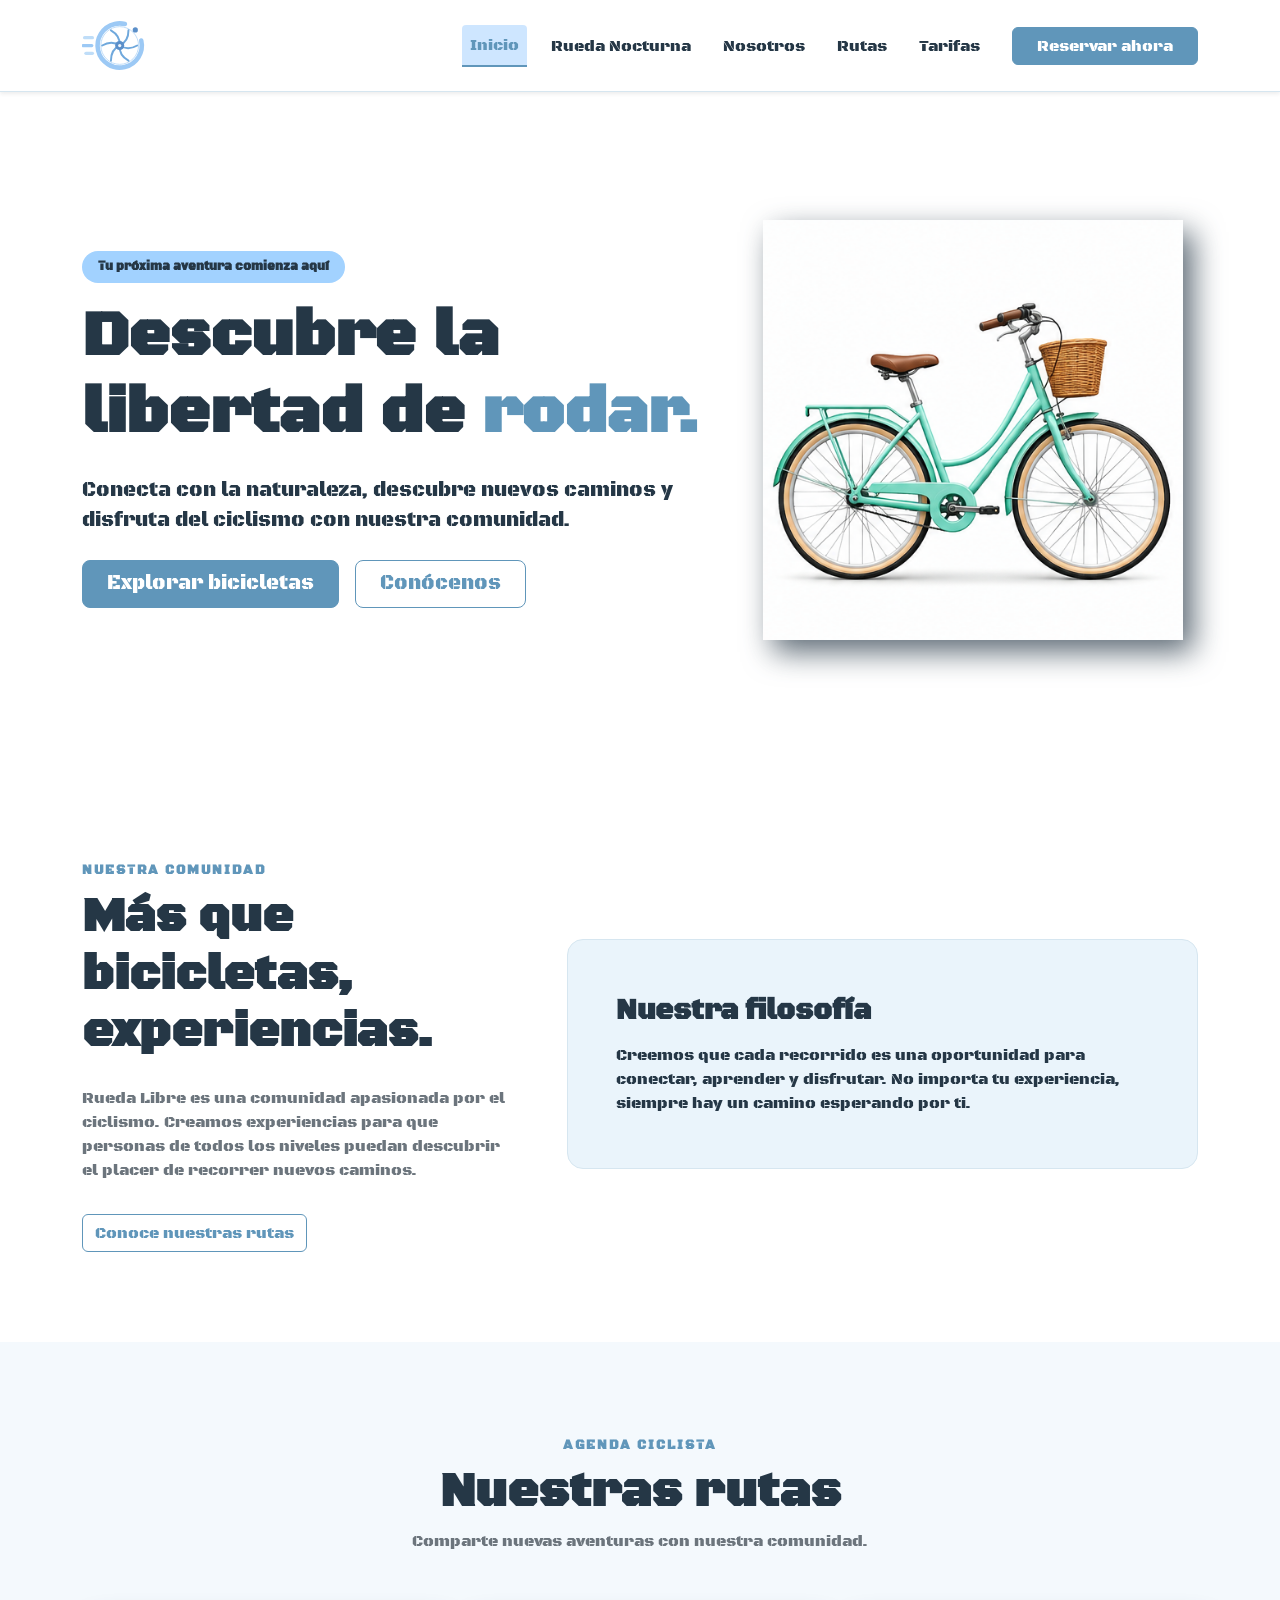
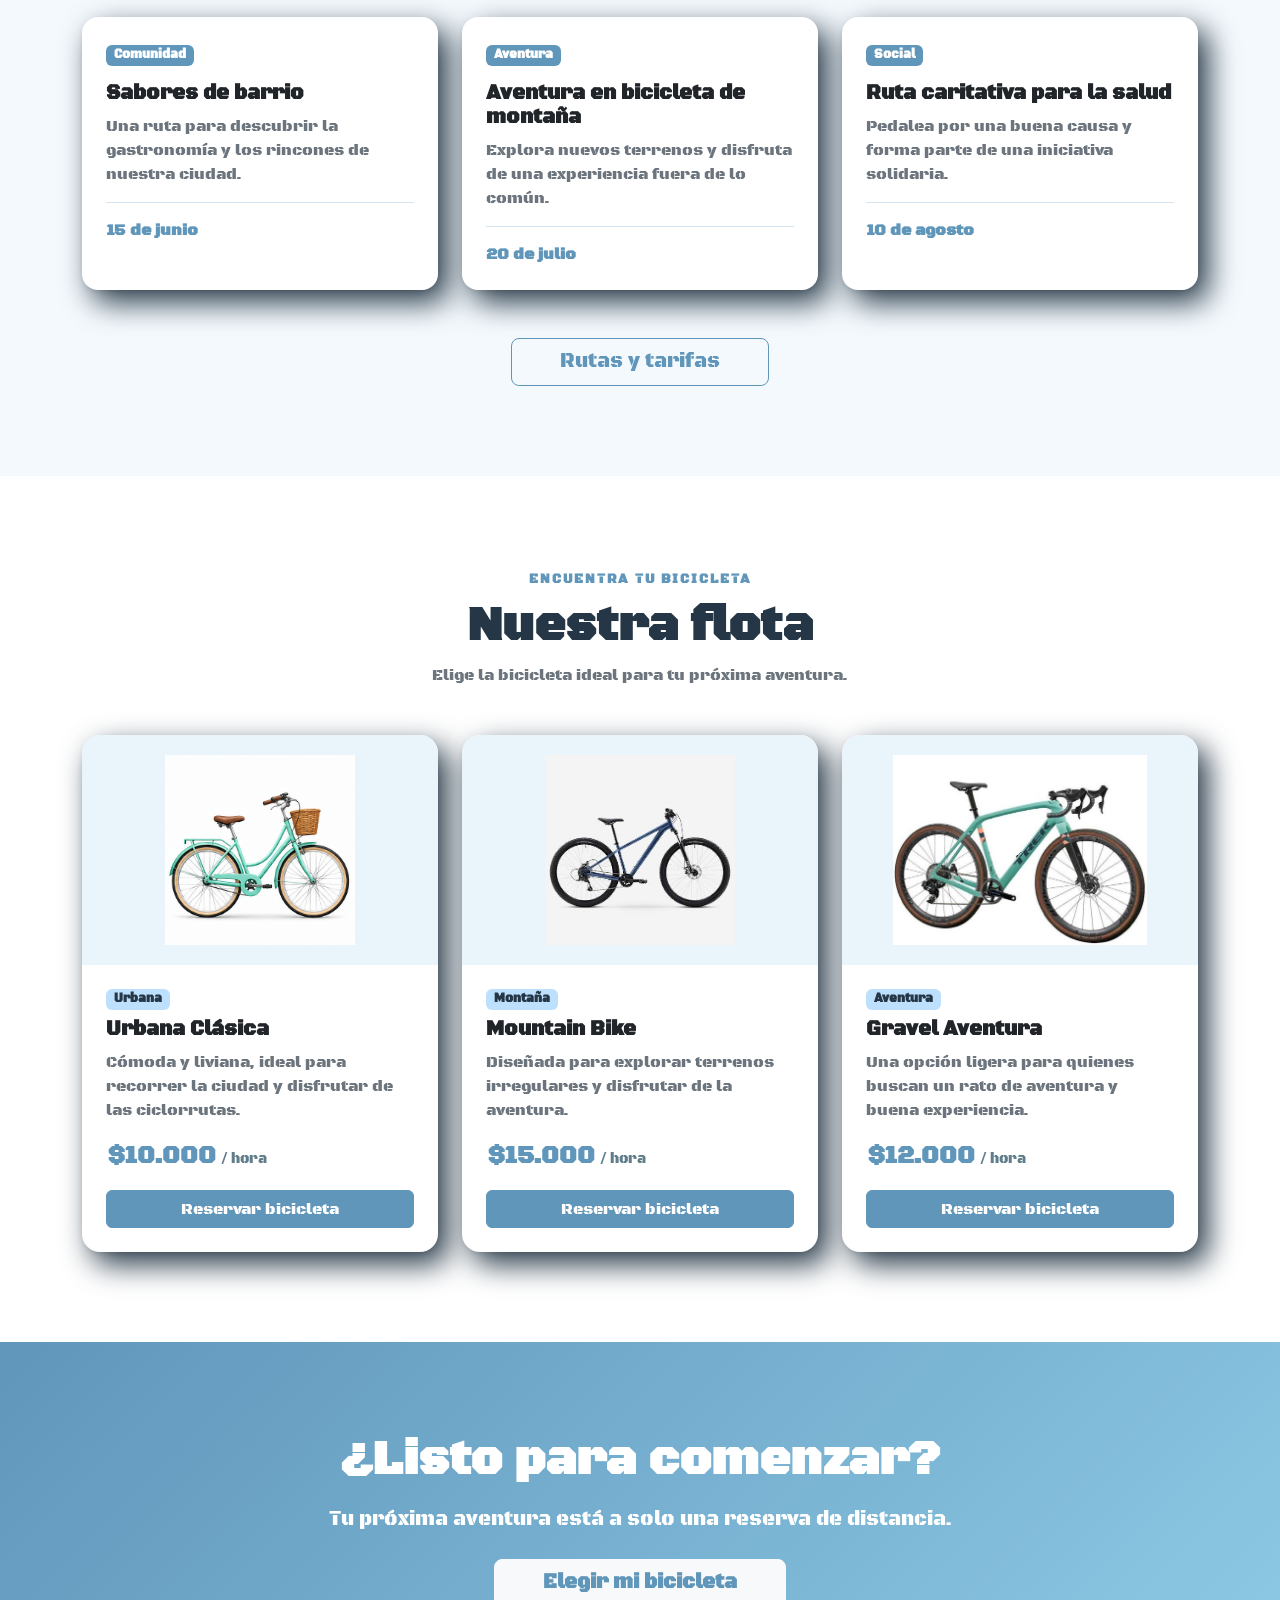
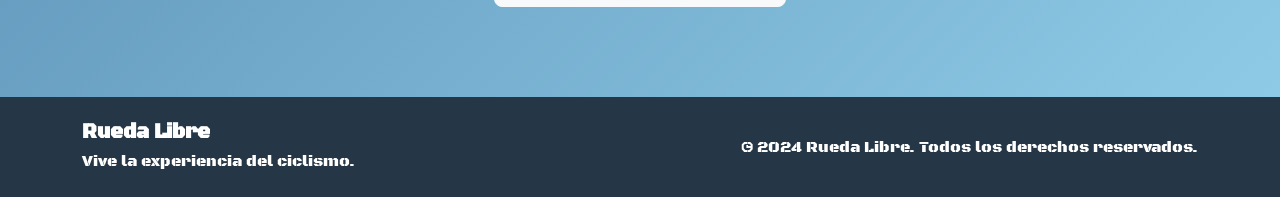
<file: index.html>
<!DOCTYPE html>
<html lang="es">

<head>
    <meta charset="UTF-8">
    <meta name="viewport" content="width=device-width, initial-scale=1.0">

    <meta name="description"
        content="Rueda Libre: descubre nuevas rutas y disfruta del ciclismo con nuestra comunidad.">

    <title>Rueda Libre | Vive el ciclismo</title>
    <link rel="preconnect" href="https://fonts.googleapis.com">
    <link rel="preconnect" href="https://fonts.gstatic.com" crossorigin>
    <link href="https://fonts.googleapis.com/css2?family=Black+Ops+One&display=swap" rel="stylesheet">

    <link href="https://cdn.jsdelivr.net/npm/bootstrap@5.3.9/dist/css/bootstrap.min.css" rel="stylesheet">
    <script src="https://cdn.jsdelivr.net/npm/bootstrap@5.3.9/dist/js/bootstrap.bundle.min.js" defer></script>
    <link rel="stylesheet" href="styles.css">
</head>

<body>
    <header class="sticky-top">
        <nav class="navbar navbar-expand-lg navbar-light bg-white shadow-sm py-2">
            <div class="container">

                <a class="navbar-brand" href="index.html">
                    <img src="./img/rueda-libre-isotipo.svg" alt="Rueda Libre" width="65" height="65">
                </a>

                <button class="navbar-toggler" type="button" data-bs-toggle="collapse" data-bs-target="#navbarContent"
                    aria-controls="navbarContent" aria-expanded="false" aria-label="Abrir navegación">
                    <span class="navbar-toggler-icon"></span>
                </button>

                <div class="collapse navbar-collapse" id="navbarContent">

                    <ul class="navbar-nav ms-auto align-items-lg-center gap-lg-3">

                        <li class="nav-item">
                            <a class="nav-link active" href="#inicio">Inicio</a>
                        </li>

                        <li class="nav-item">
                            <a class="nav-link" href="./RuedaLibre_Nocturna_Tailwind/RuedaNocturna.html">
                                Rueda Nocturna
                            </a>
                        </li>

                        <li class="nav-item">
                            <a class="nav-link" href="#nosotros">Nosotros</a>
                        </li>

                        <li class="nav-item">
                            <a class="nav-link" href="#rutas">Rutas</a>
                        </li>

                        <li class="nav-item">
                            <a class="nav-link" href="#tarifas">Tarifas</a>
                        </li>

                        <li class="nav-item ms-lg-2">
                            <a class="btn btn-primary px-4" href="#reservas">
                                Reservar ahora
                            </a>
                        </li>

                    </ul>
                </div>
            </div>
        </nav>
    </header>


    <main>
        <section id="inicio" class="hero">
            <div class="container">
                <div class="row align-items-center min-vh-75">

                    <div class="col-lg-7 text-center text-lg-start">

                        <span class="badge hero-badge mb-3">
                            Tu próxima aventura comienza aquí
                        </span>

                        <h1 class="display-3 fw-bold mb-4">
                            Descubre la libertad de
                            <span class="text-primary">rodar.</span>
                        </h1>

                        <p class="lead mb-4">
                            Conecta con la naturaleza, descubre nuevos caminos
                            y disfruta del ciclismo con nuestra comunidad.
                        </p>

                        <div class="d-flex flex-wrap justify-content-center justify-content-lg-start gap-3">

                            <a href="#tarifas" class="btn btn-primary btn-lg px-4">
                                Explorar bicicletas
                            </a>

                            <a href="#nosotros" class="btn btn-outline-primary btn-lg px-4">
                                Conócenos
                            </a>

                        </div>
                    </div>

                    <div class="col-lg-5 mt-5 mt-lg-0">
                        <img src="./img/03_bicicleta_urbana.png" class="img-fluid hero-image"
                            alt="Bicicleta de Rueda Libre">
                    </div>

                </div>
            </div>
        </section>
        <section id="nosotros" class="section-padding">
            <div class="container">

                <div class="row align-items-center g-5">

                    <div class="col-lg-5">
                        <span class="section-label">Nuestra comunidad</span>

                        <h2 class="display-5 fw-bold mt-2 mb-4">
                            Más que bicicletas, experiencias.
                        </h2>

                        <p class="text-secondary">
                            Rueda Libre es una comunidad apasionada por el
                            ciclismo. Creamos experiencias para que personas
                            de todos los niveles puedan descubrir el placer
                            de recorrer nuevos caminos.
                        </p>

                        <a href="#rutas" class="btn btn-outline-primary mt-3">
                            Conoce nuestras rutas
                        </a>
                    </div>

                    <div class="col-lg-7">
                        <div class="about-card p-4 p-md-5 rounded-4">
                            <h3 class="fw-bold mb-3">Nuestra filosofía</h3>

                            <p class="mb-0">
                                Creemos que cada recorrido es una oportunidad
                                para conectar, aprender y disfrutar.
                                No importa tu experiencia, siempre hay
                                un camino esperando por ti.
                            </p>
                        </div>
                    </div>

                </div>
            </div>
        </section>

        <section id="rutas" class="section-padding bg-section">
            <div class="container d-flex flex-column align-items-center">

                <div class="text-center mb-5">
                    <span class="section-label">Agenda ciclista</span>
                    <h2 class="display-5 fw-bold mt-2">Nuestras rutas</h2>
                    <p class="text-secondary">
                        Comparte nuevas aventuras con nuestra comunidad.
                    </p>
                </div>

                <div class="row g-4">

                    <div class="col-md-6 col-lg-4">
                        <article class="card event-card h-100 border-0 shadow-sm">
                            <div class="card-body p-4">
                                <span class="badge text-bg-primary mb-3">
                                    Comunidad
                                </span>

                                <h5 class="card-title fw-bold">
                                    Sabores de barrio
                                </h5>

                                <p class="card-text text-secondary">
                                    Una ruta para descubrir la gastronomía
                                    y los rincones de nuestra ciudad.
                                </p>

                                <div class="event-date">
                                    15 de junio
                                </div>
                            </div>
                        </article>
                    </div>

                    <div class="col-md-6 col-lg-4">
                        <article class="card event-card h-100 border-0 shadow-sm">
                            <div class="card-body p-4">
                                <span class="badge text-bg-primary mb-3">
                                    Aventura
                                </span>

                                <h5 class="card-title fw-bold">
                                    Aventura en bicicleta de montaña
                                </h5>

                                <p class="card-text text-secondary">
                                    Explora nuevos terrenos y disfruta
                                    de una experiencia fuera de lo común.
                                </p>

                                <div class="event-date">
                                    20 de julio
                                </div>
                            </div>
                        </article>
                    </div>

                    <div class="col-md-6 col-lg-4">
                        <article class="card event-card h-100 border-0 shadow-sm">
                            <div class="card-body p-4">
                                <span class="badge text-bg-primary mb-3">
                                    Social
                                </span>

                                <h5 class="card-title fw-bold">
                                    Ruta caritativa para la salud
                                </h5>

                                <p class="card-text text-secondary">
                                    Pedalea por una buena causa y forma
                                    parte de una iniciativa solidaria.
                                </p>

                                <div class="event-date">
                                    10 de agosto
                                </div>
                            </div>
                        </article>
                    </div>
                

                </div>
                <br>
                <br>
                    <a href="./pages/tarifas.html" class="btn btn-outline-primary box-shadow btn-lg px-5">
                        Rutas y tarifas
                    </a>
            </div>
        </section>

        <section id="tarifas" class="section-padding">
            <div class="container">

                <div class="text-center mb-5">
                    <span class="section-label">Encuentra tu bicicleta</span>
                    <h2 class="display-5 fw-bold mt-2">Nuestra flota</h2>
                    <p class="text-secondary">
                        Elige la bicicleta ideal para tu próxima aventura.
                    </p>
                </div>

                <div class="row g-4">

                    <div class="col-md-6 col-lg-4">
                        <article class="card bike-card h-100 border-0 shadow-sm">

                            <div class="bike-image-container">
                                <img src="./img/03_bicicleta_urbana.png" class="card-img-top"
                                    alt="Bicicleta urbana clásica">
                            </div>

                            <div class="card-body p-4 d-flex flex-column">

                                <span class="badge bike-badge align-self-start mb-2">
                                    Urbana
                                </span>

                                <h5 class="card-title fw-bold">
                                    Urbana Clásica
                                </h5>

                                <p class="card-text text-secondary">
                                    Cómoda y liviana, ideal para recorrer
                                    la ciudad y disfrutar de las ciclorrutas.
                                </p>

                                <div class="mt-auto">

                                    <p class="bike-price mb-3">
                                        $10.000
                                        <small>/ hora</small>
                                    </p>

                                    <a href="./pages/reservas.html" class="btn btn-primary w-100">
                                        Reservar bicicleta
                                    </a>

                                </div>
                            </div>
                        </article>
                    </div>

                    <div class="col-md-6 col-lg-4">
                        <article class="card bike-card h-100 border-0 shadow-sm">

                            <div class="bike-image-container">
                                <img src="./img/mountain-bike.jpg" class="card-img-top" alt="Bicicleta de montaña">
                            </div>

                            <div class="card-body p-4 d-flex flex-column">

                                <span class="badge bike-badge align-self-start mb-2">
                                    Montaña
                                </span>

                                <h5 class="card-title fw-bold">
                                    Mountain Bike
                                </h5>

                                <p class="card-text text-secondary">
                                    Diseñada para explorar terrenos
                                    irregulares y disfrutar de la aventura.
                                </p>

                                <div class="mt-auto">

                                    <p class="bike-price mb-3">
                                        $15.000
                                        <small>/ hora</small>
                                    </p>

                                    <a href="./pages/reservas.html" class="btn btn-primary w-100">
                                        Reservar bicicleta
                                    </a>

                                </div>
                            </div>
                        </article>
                    </div>

                    <div class="col-md-6 col-lg-4">
                        <article class="card bike-card h-100 border-0 shadow-sm">

                            <div class="bike-image-container">
                                <img src="./img/bike_urban.jpg" class="card-img-top" alt="Bicicleta deportiva">
                            </div>

                            <div class="card-body p-4 d-flex flex-column">

                                <span class="badge bike-badge align-self-start mb-2">
                                    Aventura
                                </span>

                                <h5 class="card-title fw-bold">
                                    Gravel Aventura
                                </h5>

                                <p class="card-text text-secondary">
                                    Una opción ligera para quienes buscan
                                    un rato de aventura y buena experiencia.
                                </p>

                                <div class="mt-auto">

                                    <p class="bike-price mb-3">
                                        $12.000
                                        <small>/ hora</small>
                                    </p>

                                    <a href="./pages/reservas.html" class="btn btn-primary w-100">
                                        Reservar bicicleta
                                    </a>

                                </div>
                            </div>
                        </article>
                    </div>

                </div>
            </div>
        </section>

        <section id="reservas" class="reservation-section section-padding">
            <div class="container text-center">

                <h2 class="display-5 fw-bold mb-3">
                    ¿Listo para comenzar?
                </h2>

                <p class="lead mb-4">
                    Tu próxima aventura está a solo una reserva de distancia.
                </p>
                <a href="#tarifas" class="btn btn-light btn-lg px-5">
                    Elegir mi bicicleta
                </a>

            </div>
        </section>

    </main>


    <!-- FOOTER -->
    <footer class="footer py-4">
        <div class="container">

            <div class="row align-items-center text-center text-md-start">

                <div class="col-md-6">
                    <h5 class="fw-bold mb-1">Rueda Libre</h5>
                    <p class="mb-0">
                        Vive la experiencia del ciclismo.
                    </p>
                </div>

                <div class="col-md-6 text-md-end mt-3 mt-md-0">
                    <p class="mb-0">
                        © 2024 Rueda Libre. Todos los derechos reservados.
                    </p>
                </div>

            </div>
        </div>
    </footer>
</body>

</html>
</file>
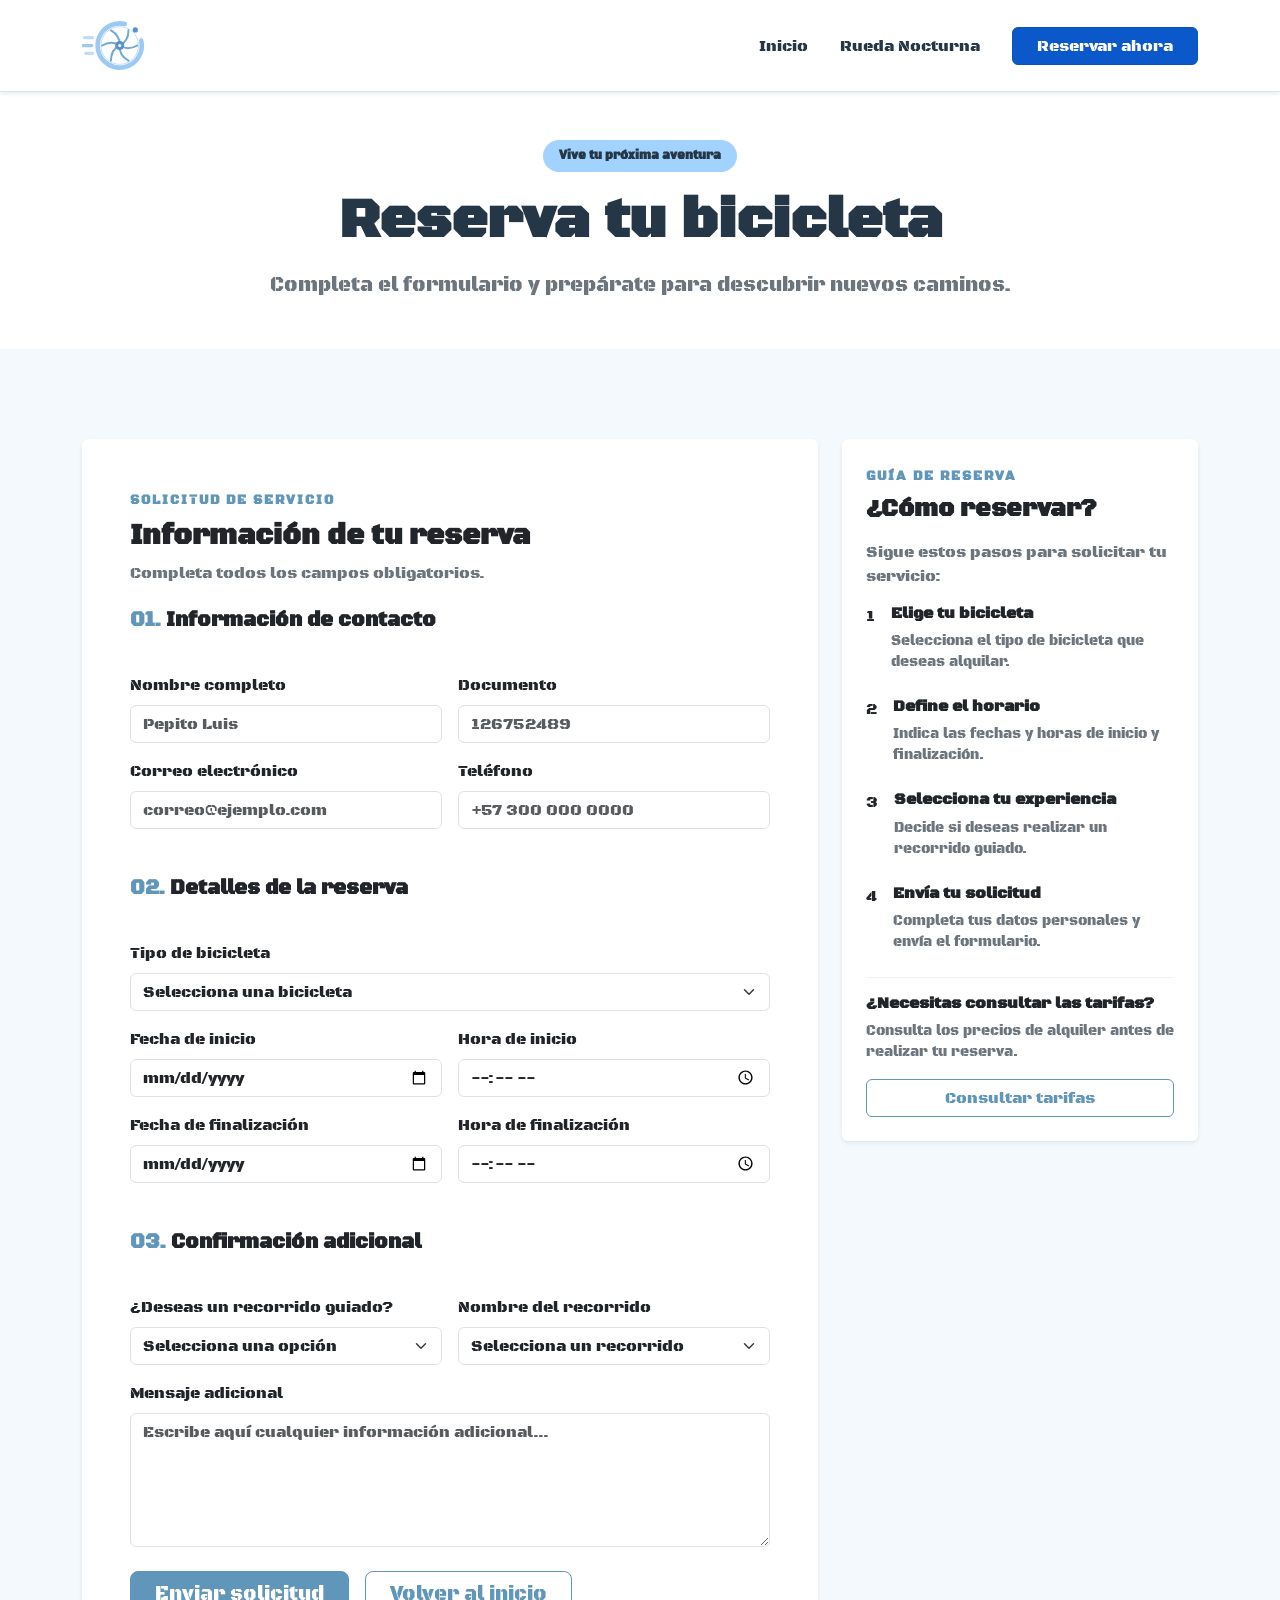
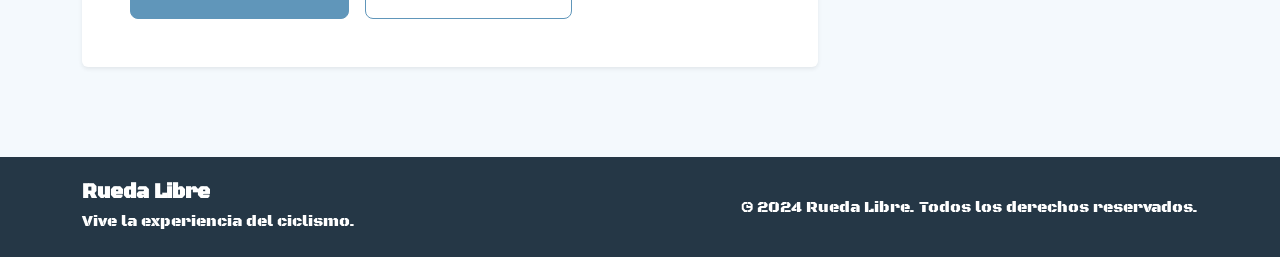
<file: pages/reservas.html>
<!DOCTYPE html>
<html lang="es">

<head>
    <meta charset="UTF-8">
    <meta name="viewport" content="width=device-width, initial-scale=1.0">

    <meta name="description" content="Reserva tu bicicleta y disfruta de nuevas experiencias con Rueda Libre.">

    <title>Rueda Libre | Reservas</title>
    <link rel="preconnect" href="https://fonts.googleapis.com">
    <link rel="preconnect" href="https://fonts.gstatic.com" crossorigin>
    <link href="https://fonts.googleapis.com/css2?family=Black+Ops+One&display=swap" rel="stylesheet">

    <link href="https://cdn.jsdelivr.net/npm/bootstrap@5.3.9/dist/css/bootstrap.min.css" rel="stylesheet">
    <script src="https://cdn.jsdelivr.net/npm/bootstrap@5.3.9/dist/js/bootstrap.bundle.min.js" defer></script>
    <link rel="stylesheet" href="../styles.css">
</head>

<body>
    <header class="sticky-top">
        <nav class="navbar navbar-expand-lg navbar-light bg-white shadow-sm py-2">
            <div class="container">

                <a class="navbar-brand" href="../index.html">
                    <img src="../img/rueda-libre-isotipo.svg" alt="Rueda Libre" width="65" height="65">
                </a>

                <button class="navbar-toggler" type="button" data-bs-toggle="collapse" data-bs-target="#navbarContent"
                    aria-controls="navbarContent" aria-expanded="false" aria-label="Abrir navegación">
                    <span class="navbar-toggler-icon"></span>
                </button>

                <div class="collapse navbar-collapse" id="navbarContent">

                    <ul class="navbar-nav ms-auto align-items-lg-center gap-lg-3">

                        <li class="nav-item">
                            <a class="nav-link" href="../index.html">Inicio</a>
                        </li>

                        <li class="nav-item">
                            <a class="nav-link" href="../RuedaLibre_Nocturna_Tailwind/RuedaNocturna.html">
                                Rueda Nocturna
                            </a>
                        </li>

                        <li class="nav-item ms-lg-2 active">
                            <a class="btn btn-primary px-4 active" href="#reservas">
                                Reservar ahora
                            </a>
                        </li>

                    </ul>
                </div>
            </div>
        </nav>
    </header>


    <main>
        <section class="hero-section py-5">

            <div class="container text-center">

                <span class="badge hero-badge mb-3">
                    Vive tu próxima aventura
                </span>

                <h1 class="display-4 fw-bold mb-3">
                    Reserva tu bicicleta
                </h1>

                <p class="lead text-secondary mb-0">
                    Completa el formulario y prepárate para descubrir nuevos caminos.
                </p>

            </div>

        </section>

        <section class="section-padding bg-section">

            <div class="container">

                <div class="row g-4 align-items-start">

                    <div class="col-lg-8">

                        <div class="card border-0 shadow-sm reservation-card">

                            <div class="card-body p-4 p-md-5">

                                <div class="mb-4">

                                    <span class="section-label">
                                        Solicitud de servicio
                                    </span>

                                    <h2 class="h3 fw-bold mt-2">
                                        Información de tu reserva
                                    </h2>

                                    <p class="text-secondary">
                                        Completa todos los campos obligatorios.
                                    </p>

                                </div>


                                <form action="mailto:info@ruedalibre.com" method="post" enctype="text/plain">
                                    <fieldset class="mb-5">

                                        <legend class="h5 fw-bold mb-4">
                                            <span class="text-primary">01.</span>
                                            Información de contacto
                                        </legend>

                                        <div class="row g-3">

                                            <div class="col-md-6">

                                                <label class="form-label" for="nombre">
                                                    Nombre completo
                                                </label>

                                                <input class="form-control" type="text" id="nombre" name="nombre"
                                                    placeholder="Pepito Luis" minlength="3" required>

                                            </div>


                                            <div class="col-md-6">

                                                <label class="form-label" for="documento">
                                                    Documento
                                                </label>

                                                <input class="form-control" type="text" inputmode="numeric"
                                                    id="documento" name="documento" placeholder="126752489" required>

                                            </div>


                                            <div class="col-md-6">

                                                <label class="form-label" for="email">
                                                    Correo electrónico
                                                </label>

                                                <input class="form-control" type="email" id="email" name="email"
                                                    placeholder="correo@ejemplo.com" required>

                                            </div>


                                            <div class="col-md-6">

                                                <label class="form-label" for="telefono">
                                                    Teléfono
                                                </label>

                                                <input class="form-control" type="tel" id="telefono" name="telefono"
                                                    placeholder="+57 300 000 0000" required>

                                            </div>

                                        </div>

                                    </fieldset>
                                    <fieldset class="mb-5">

                                        <legend class="h5 fw-bold mb-4">
                                            <span class="text-primary">02.</span>
                                            Detalles de la reserva
                                        </legend>

                                        <div class="row g-3">

                                            <div class="col-12">

                                                <label class="form-label" for="bicicleta">
                                                    Tipo de bicicleta
                                                </label>

                                                <select class="form-select" id="bicicleta" name="bicicleta" required>

                                                    <option value="" disabled selected>
                                                        Selecciona una bicicleta
                                                    </option>

                                                    <option value="urbana">
                                                        Urbana
                                                    </option>

                                                    <option value="montana">
                                                        Montaña
                                                    </option>

                                                    <option value="electrica">
                                                        Eléctrica
                                                    </option>

                                                </select>

                                            </div>


                                            <div class="col-md-6">

                                                <label class="form-label" for="fecha_inicio">
                                                    Fecha de inicio
                                                </label>

                                                <input class="form-control" type="date" id="fecha_inicio"
                                                    name="fecha_inicio" required>

                                            </div>


                                            <div class="col-md-6">

                                                <label class="form-label" for="hora_inicio">
                                                    Hora de inicio
                                                </label>

                                                <input class="form-control" type="time" id="hora_inicio"
                                                    name="hora_inicio" required>

                                            </div>


                                            <div class="col-md-6">

                                                <label class="form-label" for="fecha_fin">
                                                    Fecha de finalización
                                                </label>

                                                <input class="form-control" type="date" id="fecha_fin" name="fecha_fin"
                                                    required>

                                            </div>


                                            <div class="col-md-6">

                                                <label class="form-label" for="hora_fin">
                                                    Hora de finalización
                                                </label>

                                                <input class="form-control" type="time" id="hora_fin" name="hora_fin"
                                                    required>

                                            </div>

                                        </div>

                                    </fieldset>

                                    <fieldset class="mb-4">

                                        <legend class="h5 fw-bold mb-4">
                                            <span class="text-primary">03.</span>
                                            Confirmación adicional
                                        </legend>

                                        <div class="row g-3">

                                            <div class="col-md-6">

                                                <label class="form-label" for="recorrido">
                                                    ¿Deseas un recorrido guiado?
                                                </label>

                                                <select class="form-select" id="recorrido" name="recorrido" required>

                                                    <option value="" disabled selected>
                                                        Selecciona una opción
                                                    </option>

                                                    <option value="si">Sí</option>
                                                    <option value="no">No</option>

                                                </select>

                                            </div>


                                            <div class="col-md-6">

                                                <label class="form-label" for="wayname">
                                                    Nombre del recorrido
                                                </label>

                                                <select class="form-select" id="wayname" name="wayname">

                                                    <option value="" disabled selected>
                                                        Selecciona un recorrido
                                                    </option>

                                                    <option value="rios-parque">
                                                        Ríos Parque
                                                    </option>

                                                    <option value="sabores-barrio">
                                                        Sabores de barrio
                                                    </option>

                                                    <option value="reto-palmas">
                                                        Reto Las Palmas
                                                    </option>

                                                    <option value="luces-centro">
                                                        Luces del centro
                                                    </option>

                                                    <option value="miradores">
                                                        Miradores de la ciudad
                                                    </option>

                                                    <option value="luna-palmas">
                                                        Luna Las Palmas
                                                    </option>

                                                </select>

                                            </div>


                                            <div class="col-12">

                                                <label class="form-label" for="mensaje">
                                                    Mensaje adicional
                                                </label>

                                                <textarea class="form-control" rows="5" id="mensaje" name="mensaje"
                                                    placeholder="Escribe aquí cualquier información adicional..."></textarea>

                                            </div>

                                        </div>

                                    </fieldset>

                                    <div class="d-flex flex-column flex-sm-row gap-3">

                                        <button class="btn btn-primary btn-lg px-4" type="submit">

                                            Enviar solicitud

                                        </button>

                                        <a href="../index.html" class="btn btn-outline-primary btn-lg px-4">

                                            Volver al inicio

                                        </a>

                                    </div>

                                </form>

                            </div>
                        </div>

                    </div>

                    <aside  id="tarifas" class="col-lg-4">

                        <div class="card border-0 shadow-sm reservation-info">

                            <div class="card-body p-4">

                                <span class="section-label">
                                    Guía de reserva
                                </span>

                                <h2 class="h4 fw-bold mt-2 mb-3">
                                    ¿Cómo reservar?
                                </h2>

                                <p class="text-secondary">
                                    Sigue estos pasos para solicitar tu servicio:
                                </p>

                                <div class="d-flex gap-3 mb-4">

                                    <span class="step-number">1</span>

                                    <div>
                                        <h3 class="h6 fw-bold">
                                            Elige tu bicicleta
                                        </h3>

                                        <p class="text-secondary small mb-0">
                                            Selecciona el tipo de bicicleta
                                            que deseas alquilar.
                                        </p>
                                    </div>

                                </div>


                                <div class="d-flex gap-3 mb-4">

                                    <span class="step-number">2</span>

                                    <div>
                                        <h3 class="h6 fw-bold">
                                            Define el horario
                                        </h3>

                                        <p class="text-secondary small mb-0">
                                            Indica las fechas y horas
                                            de inicio y finalización.
                                        </p>
                                    </div>

                                </div>


                                <div class="d-flex gap-3 mb-4">

                                    <span class="step-number">3</span>

                                    <div>
                                        <h3 class="h6 fw-bold">
                                            Selecciona tu experiencia
                                        </h3>

                                        <p class="text-secondary small mb-0">
                                            Decide si deseas realizar
                                            un recorrido guiado.
                                        </p>
                                    </div>

                                </div>


                                <div class="d-flex gap-3 mb-4">

                                    <span class="step-number">4</span>

                                    <div>
                                        <h3 class="h6 fw-bold">
                                            Envía tu solicitud
                                        </h3>

                                        <p class="text-secondary small mb-0">
                                            Completa tus datos personales
                                            y envía el formulario.
                                        </p>
                                    </div>

                                </div>


                                <hr class="border-secondary-subtle">

                                <h3 class="h6 fw-bold">
                                    ¿Necesitas consultar las tarifas?
                                </h3>

                                <p class="text-secondary small">
                                    Consulta los precios de alquiler
                                    antes de realizar tu reserva.
                                </p>

                                <a href="./tarifas.html" class="btn btn-outline-primary w-100">

                                    Consultar tarifas

                                </a>

                            </div>
                        </div>

                    </aside>

                </div>
            </div>

        </section>

    </main>

    <footer class="footer py-4">

        <div class="container">

            <div class="row align-items-center text-center text-md-start">

                <div class="col-md-6">

                    <h5 class="fw-bold mb-1">
                        Rueda Libre
                    </h5>

                    <p class="mb-0">
                        Vive la experiencia del ciclismo.
                    </p>

                </div>

                <div class="col-md-6 text-md-end mt-3 mt-md-0">

                    <p class="mb-0">
                        © 2024 Rueda Libre. Todos los derechos reservados.
                    </p>

                </div>

            </div>
        </div>

    </footer>


</body>

</html>
</file>
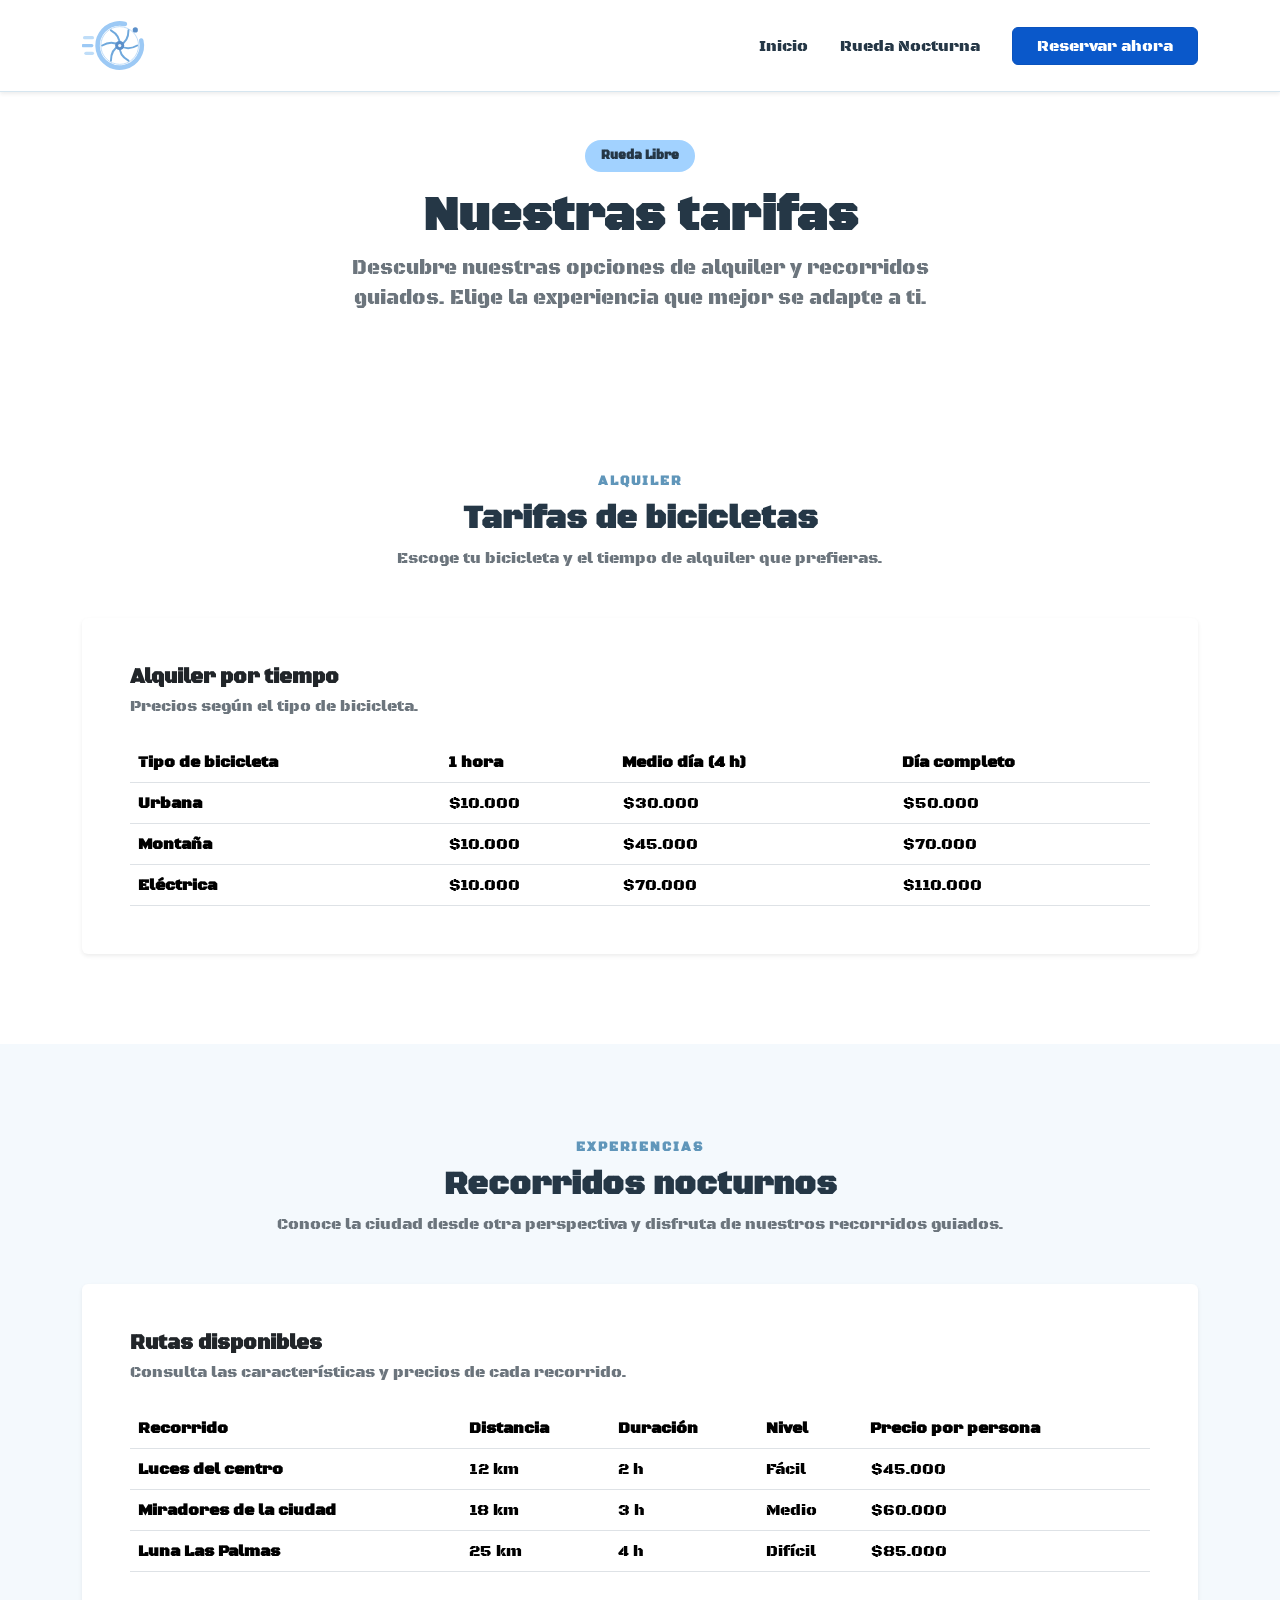
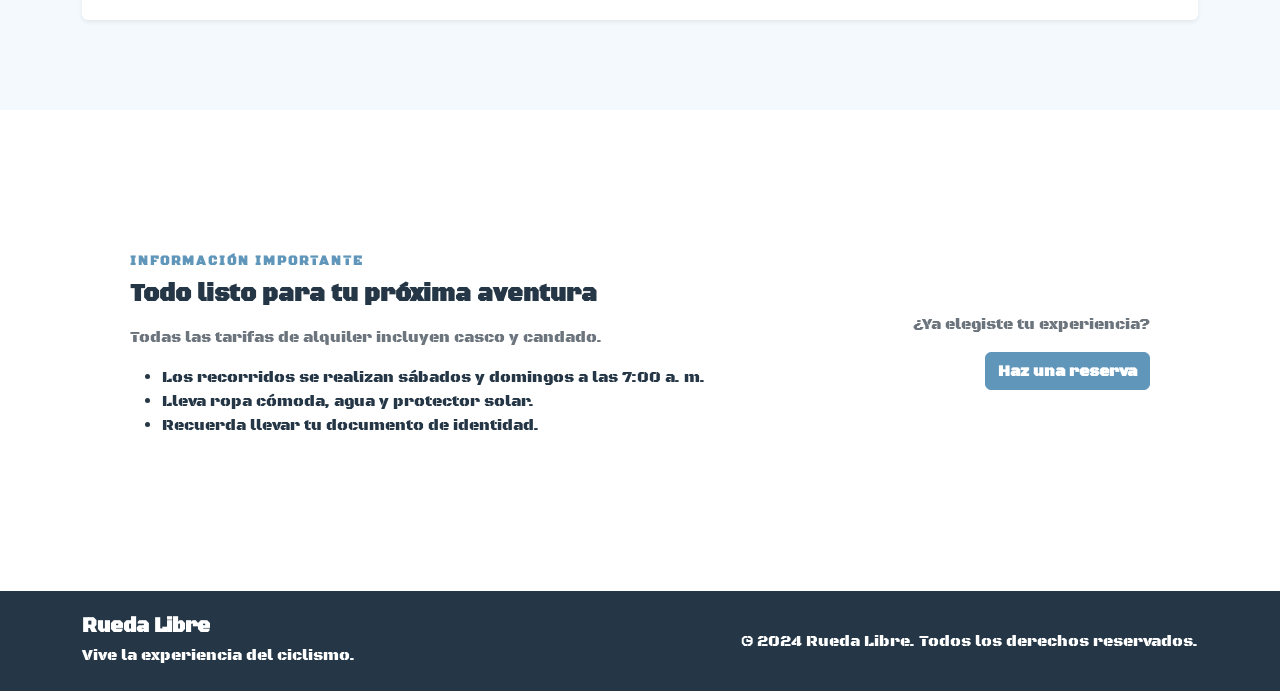
<file: pages/tarifas.html>
<!DOCTYPE html>
<html lang="es">

<head>
    <meta charset="UTF-8">
    <meta name="viewport" content="width=device-width, initial-scale=1.0">
    <meta name="description" content="Consulta las tarifas de alquiler de bicicletas y recorridos nocturnos de Rueda Libre.">

    <link rel="preconnect" href="https://fonts.googleapis.com">
    <link rel="preconnect" href="https://fonts.gstatic.com" crossorigin>

    <link rel="preconnect" href="https://fonts.googleapis.com">
    <link rel="preconnect" href="https://fonts.gstatic.com" crossorigin>
    <link href="https://fonts.googleapis.com/css2?family=Black+Ops+One&display=swap" rel="stylesheet">

    <link href="https://cdn.jsdelivr.net/npm/bootstrap@5.3.9/dist/css/bootstrap.min.css" rel="stylesheet">
    <script src="https://cdn.jsdelivr.net/npm/bootstrap@5.3.9/dist/js/bootstrap.bundle.min.js" defer></script>
    <link rel="stylesheet" href="../styles.css">

    <title>Rueda Libre | Tarifas</title>
</head>

<body>
    <header class="sticky-top">
        <nav class="navbar navbar-expand-lg navbar-light bg-white shadow-sm py-2">
            <div class="container">

                <a class="navbar-brand" href="../index.html">
                    <img src="../img/rueda-libre-isotipo.svg" alt="Rueda Libre" width="65" height="65">
                </a>

                <button class="navbar-toggler" type="button" data-bs-toggle="collapse" data-bs-target="#navbarContent"
                    aria-controls="navbarContent" aria-expanded="false" aria-label="Abrir navegación">
                    <span class="navbar-toggler-icon"></span>
                </button>

                <div class="collapse navbar-collapse" id="navbarContent">

                    <ul class="navbar-nav ms-auto align-items-lg-center gap-lg-3">

                        <li class="nav-item">
                            <a class="nav-link" href="../index.html">Inicio</a>
                        </li>

                        <li class="nav-item">
                            <a class="nav-link" href="../RuedaLibre_Nocturna_Tailwind/RuedaNocturna.html">
                                Rueda Nocturna
                            </a>
                        </li>

                        <li class="nav-item ms-lg-2 active">
                            <a class="btn btn-primary px-4 active" href="#reservas">
                                Reservar ahora
                            </a>
                        </li>

                    </ul>
                </div>
            </div>
        </nav>
    </header>

    <main>
        <section class="hero-section py-5">
            <div class="container text-center">

                <span class="badge hero-badge mb-3">
                    Rueda Libre
                </span>

                <h1 class="display-5 fw-bold">
                    Nuestras tarifas
                </h1>

                <p class="lead text-secondary mx-auto" style="max-width: 650px;">
                    Descubre nuestras opciones de alquiler y recorridos guiados.
                    Elige la experiencia que mejor se adapte a ti.
                </p>


            </div>
        </section>
        <section class="section-padding">
            <div class="container">

                <div class="text-center mb-5">
                    <span class="section-label">Alquiler</span>

                    <h2 class="fw-bold mt-2">
                        Tarifas de bicicletas
                    </h2>

                    <p class="text-secondary">
                        Escoge tu bicicleta y el tiempo de alquiler que prefieras.
                    </p>
                </div>

                <div class="pricing-card card border-0 shadow-sm">
                    <div class="card-body p-4 p-lg-5">

                        <div class="d-flex align-items-center gap-3 mb-4">

                            <div>
                                <h3 class="h5 fw-bold mb-1">Alquiler por tiempo</h3>
                                <p class="text-secondary mb-0">
                                    Precios según el tipo de bicicleta.
                                </p>
                            </div>
                        </div>

                        <div class="table-responsive">
                            <table class="table table-hover pricing-table align-middle mb-0">

                                <thead>
                                    <tr>
                                        <th scope="col">Tipo de bicicleta</th>
                                        <th scope="col">1 hora</th>
                                        <th scope="col">Medio día (4 h)</th>
                                        <th scope="col">Día completo</th>
                                    </tr>
                                </thead>

                                <tbody>
                                    <tr>
                                        <th scope="row">Urbana</th>
                                        <td>$10.000</td>
                                        <td>$30.000</td>
                                        <td>$50.000</td>
                                    </tr>

                                    <tr>
                                        <th scope="row">Montaña</th>
                                        <td>$10.000</td>
                                        <td>$45.000</td>
                                        <td>$70.000</td>
                                    </tr>

                                    <tr>
                                        <th scope="row">Eléctrica</th>
                                        <td>$10.000</td>
                                        <td>$70.000</td>
                                        <td>$110.000</td>
                                    </tr>
                                </tbody>

                            </table>
                        </div>

                    </div>
                </div>

            </div>
        </section>
        <section class="section-padding bg-section">
            <div class="container">

                <div class="text-center mb-5">
                    <span class="section-label">Experiencias</span>

                    <h2 class="fw-bold mt-2">
                        Recorridos nocturnos
                    </h2>

                    <p class="text-secondary">
                        Conoce la ciudad desde otra perspectiva y disfruta de nuestros recorridos guiados.
                    </p>
                </div>

                <div class="pricing-card card border-0 shadow-sm">
                    <div class="card-body p-4 p-lg-5">

                        <div class="d-flex align-items-center gap-3 mb-4">

                            <div>
                                <h3 class="h5 fw-bold mb-1">Rutas disponibles</h3>
                                <p class="text-secondary mb-0">
                                    Consulta las características y precios de cada recorrido.
                                </p>
                            </div>
                        </div>

                        <div class="table-responsive">
                            <table class="table table-hover pricing-table align-middle mb-0">

                                <thead>
                                    <tr>
                                        <th scope="col">Recorrido</th>
                                        <th scope="col">Distancia</th>
                                        <th scope="col">Duración</th>
                                        <th scope="col">Nivel</th>
                                        <th scope="col">Precio por persona</th>
                                    </tr>
                                </thead>

                                <tbody>
                                    <tr>
                                        <th scope="row">Luces del centro</th>
                                        <td>12 km</td>
                                        <td>2 h</td>
                                        <td>
                                            <span class="difficulty easy">Fácil</span>
                                        </td>
                                        <td>$45.000</td>
                                    </tr>

                                    <tr>
                                        <th scope="row">Miradores de la ciudad</th>
                                        <td>18 km</td>
                                        <td>3 h</td>
                                        <td>
                                            <span class="difficulty medium">Medio</span>
                                        </td>
                                        <td>$60.000</td>
                                    </tr>

                                    <tr>
                                        <th scope="row">Luna Las Palmas</th>
                                        <td>25 km</td>
                                        <td>4 h</td>
                                        <td>
                                            <span class="difficulty hard">Difícil</span>
                                        </td>
                                        <td>$85.000</td>
                                    </tr>
                                </tbody>

                            </table>
                        </div>

                    </div>
                </div>

            </div>
        </section>

        <section id="reservas" class="section-padding">
            <div class="container">

                <div class="pricing-info p-4 p-lg-5">

                    <div class="row align-items-center g-4">

                        <div class="col-lg-8">

                            <span class="section-label">Información importante</span>

                            <h2 class="h4 fw-bold mt-2 mb-3">
                                Todo listo para tu próxima aventura
                            </h2>

                            <p class="text-secondary mb-3">
                                Todas las tarifas de alquiler incluyen casco y candado.
                            </p>

                            <ul class="pricing-details">
                                <li>
                                    Los recorridos se realizan sábados y domingos a las 7:00 a. m.
                                </li>

                                <li>
                                    Lleva ropa cómoda, agua y protector solar.
                                </li>

                                <li>
                                    Recuerda llevar tu documento de identidad.
                                </li>
                            </ul>

                        </div>

                        <div class="col-lg-4 text-lg-end">

                            <p class="text-secondary mb-3">
                                ¿Ya elegiste tu experiencia?
                            </p>

                            <a href="reservas.html" class="btn btn-primary">
                                <strong>Haz una reserva</strong>
                            </a>

                        </div>

                    </div>

                </div>

            </div>
        </section>

    </main>
    <footer class="footer py-4">

        <div class="container">

            <div class="row align-items-center text-center text-md-start">

                <div class="col-md-6">

                    <h5 class="fw-bold mb-1">
                        Rueda Libre
                    </h5>

                    <p class="mb-0">
                        Vive la experiencia del ciclismo.
                    </p>

                </div>

                <div class="col-md-6 text-md-end mt-3 mt-md-0">

                    <p class="mb-0">
                        © 2024 Rueda Libre. Todos los derechos reservados.
                    </p>

                </div>

            </div>
        </div>

    </footer>

</body>

</html>
</file>
<file: styles.css>
:root {
    --primary: #8ECAE6;
    --primary-light: #BDE0FE;
    --primary-dark: #6096BA;
    --active: #007bff31;
    --secondary: #A2D2FF;
    --background: #F4F9FD;
    --surface: #FFFFFF;
    --surface-secondary: #EAF4FB;

    --text-primary: #253746;
    --text-secondary: #607D8B;

    --border: #D6E6F0;
    --shadow: 0 4px 16px rgba(96, 150, 186, 0.12);

    /* Bootstrap color variables: con esto se reescriben los colores de Bootstrap y se cargan de últimos*/
    --bs-primary: #6096BA;
    --bs-primary-rgb: 96, 150, 186;
}

body {
    font-family: "Black Ops One", system-ui; /* Cambia la fuente a "Black Ops One" a todo lo que esté dentro del body*/
    color: var(--text-primary);
    background: var(--surface);
    font-weight:500;
    font-style: normal;
}
.section-padding {
    padding: 90px 0;
}

.min-vh-75 {
    min-height: 75vh;
}

article{
    filter: drop-shadow(10px 12px 15px rgb(37, 55, 70)); /**Agrega una sombra y le da profundidad a las articles tags (Solo usuamos ese tag para tarjetas por eso se altera globalmente), para que parezca que flotara sobre el fondo*/
}

.section-label {
    color: var(--primary-dark);
    font-weight: 700;
    text-transform: uppercase;
    letter-spacing: 2px;
    font-size: 0.8rem;
}

.navbar {
    border-bottom: 1px solid var(--border);
}

.navbar-brand img {
    object-fit: contain;
}

.nav-link {
    color: var(--text-primary);
    font-weight: 500;
    transition: color 0.2s ease;
}

.nav-link:hover,
.nav-link.active {
    color: var(--primary-dark) !important;
    border-bottom: 2px solid var(--primary-dark) !important;
    border-radius: 4px 4px 0 0 !important;
    background-color: var(--active) !important;
}

.btn-primary {
    background-color: var(--primary-dark);
    border-color: var(--primary-dark);
    color: white;
}

.btn-primary:hover {
    background-color: #4F83A5;
    border-color: #4F83A5;
}

.btn-outline-primary {
    color: var(--primary-dark);
    border-color: var(--primary-dark);
}

.btn-outline-primary:hover {
    background-color: var(--primary-dark);
    border-color: var(--primary-dark);
}

.hero-badge {
    background-color: var(--secondary);
    color: var(--text-primary);
    padding: 10px 16px;
    border-radius: 50px;
}

.hero h1 {
    color: var(--text-primary);
}

.hero-image {
    max-height: 420px;
    width: 100%;
    object-fit: contain; /** Hace que la imagen se ajuste al contenedor sin distorsionarse y pierda consistencia*/
    filter: drop-shadow(10px 12px 15px rgba(37, 55, 70, 0.745)); /**Agrega una sompra y le da profundidad a la imagen, para que parezca que flotara sobre el fondo*/
}

.about-card {
    background: var(--surface-secondary);
    border: 1px solid var(--border);
    min-height: 230px;
    display: flex;
    flex-direction: column;
    justify-content: center;
}

.bg-section {
    background-color: var(--background);
}

.event-card {
    border-radius: 16px;
    transition: transform 0.25s ease, box-shadow 0.25s ease;
}

.event-card:hover {
    transform: translateY(-6px);
    box-shadow: var(--shadow) !important;
}

.event-date {
    color: var(--primary-dark);
    font-weight: 700;
    border-top: 1px solid var(--border);
    padding-top: 15px;
}

.bike-card {
    border-radius: 18px;
    overflow: hidden;
    
    transition: transform 0.25s ease, box-shadow 0.25s ease;
}

.bike-card:hover {
    transform: translateY(-7px);
    box-shadow: var(--shadow) !important;
}

.bike-image-container {
    background: var(--surface-secondary);
    height: 230px;
    display: flex;
    justify-content: center;
    align-items: center;
    padding: 20px;
}

.bike-image-container img {
    width: 100%;
    height: 100%;
    object-fit: contain;
}

.bike-badge {
    background: var(--primary-light);
    color: var(--text-primary);
}

.bike-price {
    color: var(--primary-dark);
    font-size: 1.5rem;
    font-weight: 700;
}

.bike-price small {
    color: var(--text-secondary);
    font-size: 0.9rem;
    font-weight: 400;
}

.reservation-section {
    background: linear-gradient(135deg,
            var(--primary-dark),
            var(--primary));
    color: white;
}

.reservation-section .btn-light {
    color: var(--primary-dark);
    font-weight: 600;
}

.reservation-section .btn-light:hover {
    background-color: var(--surface-secondary);
}

.footer {
    background-color: var(--text-primary);
    color: white;
}

/* RESPONSIVE: breakpoint para dispositivos móviles medianos, con utilidades propias*/
@media (max-width: 768px) {

    .section-padding {
        padding: 60px 0;
    }

    .hero-section {
        padding: 50px 0;
    }

    .hero-section h1 {
        font-size: 2.5rem;
    }

    .hero-image {
        max-height: 300px;
    }

    .about-card {
        min-height: auto;
    }
}
</file>
